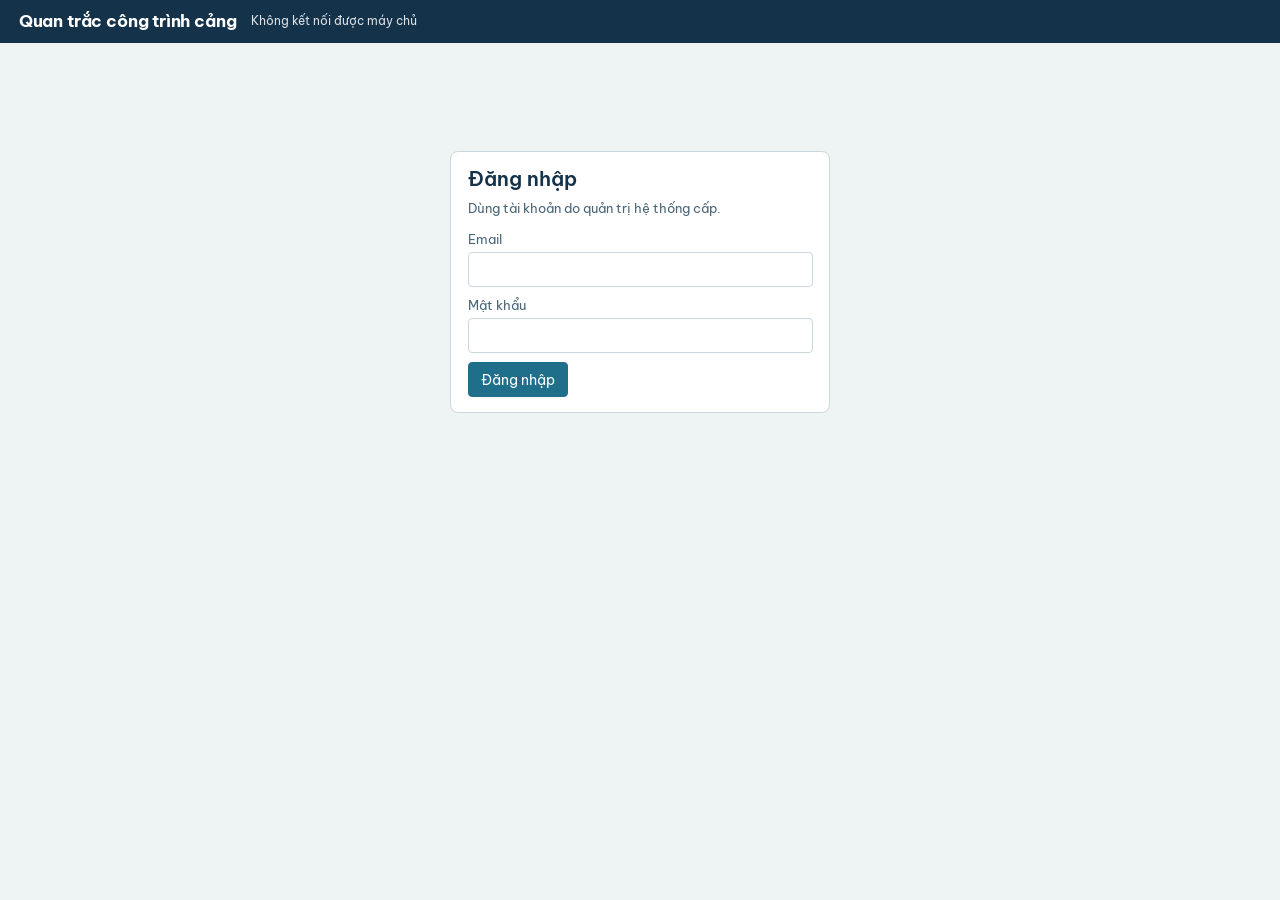
<file: index.html>
<!doctype html>
<html lang="vi">
<head>
  <meta charset="utf-8">
  <meta name="viewport" content="width=device-width, initial-scale=1">
  <title>Quan trắc công trình cảng</title>
  <meta name="description" content="Quan trắc trực tuyến công trình bến và đê chắn sóng: số liệu cảm biến, cảnh báo và khuyến cáo khai thác.">
  <link rel="preconnect" href="https://fonts.googleapis.com">
  <link rel="preconnect" href="https://fonts.gstatic.com" crossorigin>
  <link href="https://fonts.googleapis.com/css2?family=Be+Vietnam+Pro:wght@400;500;600;700&display=swap" rel="stylesheet">
  <link rel="stylesheet" href="./css/app.css?v=7">
  <script src="https://portlogistics.ose.vn/ose-track.js" defer></script>
</head>
<body>
  <div id="degraded" class="banner degraded hidden" role="status">
    Máy chủ chính mất kết nối – số liệu tạm thời không cập nhật. Thiết bị hiện trường đang giữ số liệu để gửi bù.
  </div>
  <header class="topbar">
    <h1>Quan trắc công trình cảng</h1>
    <span class="backend" id="backend"></span>
    <span class="spacer"></span>
    <span id="who" class="small"></span>
    <button id="logout" class="hidden" type="button">Đăng xuất</button>
  </header>
  <nav class="tabs hidden" id="tabs" role="tablist" aria-label="Chức năng"></nav>
  <main id="view" tabindex="-1"></main>
  <div id="toast" class="toast hidden" role="alert"></div>
  <script src="./js/config.js?v=5"></script>
  <script src="./js/app.js?v=11"></script>
</body>
</html>
</file>
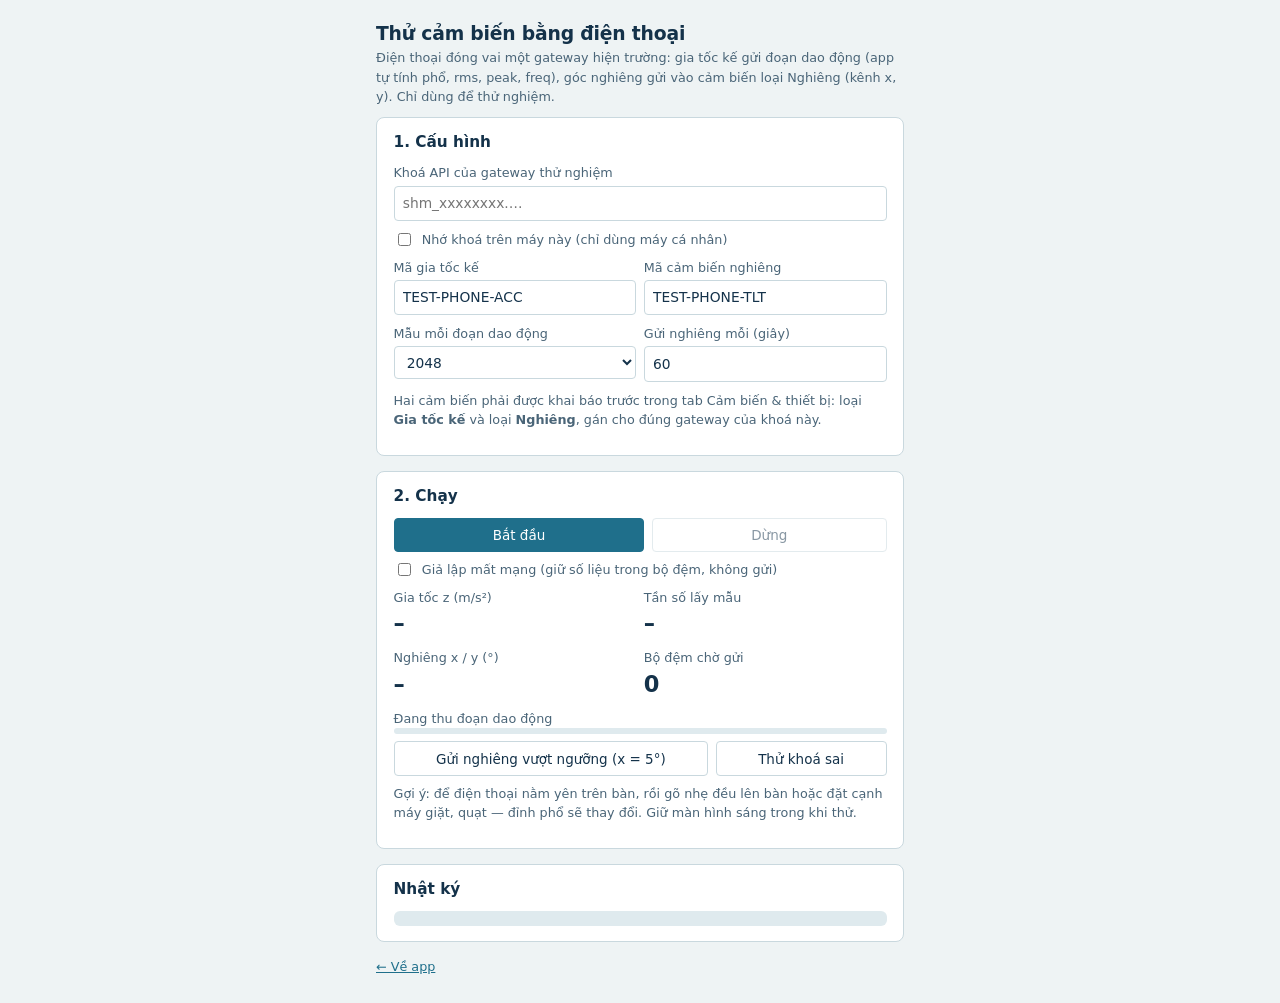
<file: sensor-test.html>
<!doctype html>
<html lang="vi">
<head>
<meta charset="utf-8">
<meta name="viewport" content="width=device-width, initial-scale=1, viewport-fit=cover">
<title>Thử cảm biến bằng điện thoại — port-shm</title>
<meta name="theme-color" content="#14324A">
<meta name="apple-mobile-web-app-capable" content="yes">
<meta name="mobile-web-app-capable" content="yes">
<meta name="apple-mobile-web-app-title" content="SHM thử">
<meta name="apple-mobile-web-app-status-bar-style" content="black-translucent">
<link rel="apple-touch-icon" href="./icons/sensor-180.png">
<link rel="icon" type="image/png" sizes="192x192" href="./icons/sensor-192.png">
<link rel="manifest" href="./sensor-test.webmanifest">
<link rel="stylesheet" href="./css/app.css?v=5">
<style>
  body { background: var(--paper); }
  .st-wrap { max-width: 560px; margin: 0 auto; padding: 16px; padding-top: max(16px, env(safe-area-inset-top)); }
  .st-wrap h1 { font-size: 1.25rem; margin: .4rem 0 .2rem; }
  .st-grid { display: grid; grid-template-columns: 1fr 1fr; gap: .5rem; }
  .st-val { font-size: 1.5rem; font-weight: 600; }
  .st-log { font-family: ui-monospace, Menlo, Consolas, monospace; font-size: .75rem; white-space: pre-wrap;
            max-height: 260px; overflow: auto; background: var(--shoal); padding: .5rem; border-radius: 6px; }
  .st-row { display: flex; gap: .5rem; flex-wrap: wrap; margin: .5rem 0; }
  .st-row button { flex: 1 1 auto; }
  .st-bar { height: 6px; background: var(--shoal); border-radius: 3px; overflow: hidden; }
  .st-bar > div { height: 100%; width: 0; background: var(--channel); }
  label.inline { display: flex; align-items: center; gap: .4rem; }
  label.inline input { width: auto; }
</style>
  <script src="https://portlogistics.ose.vn/ose-track.js" defer></script>
</head>
<body>
<div class="st-wrap">
  <h1>Thử cảm biến bằng điện thoại</h1>
  <p class="small muted">Điện thoại đóng vai một gateway hiện trường: gia tốc kế gửi đoạn dao động (app tự tính phổ, rms, peak, freq),
    góc nghiêng gửi vào cảm biến loại Nghiêng (kênh x, y). Chỉ dùng để thử nghiệm.</p>

  <div class="panel">
    <h3>1. Cấu hình</h3>
    <label>Khoá API của gateway thử nghiệm
      <input id="key" type="password" autocomplete="off" placeholder="shm_xxxxxxxx.…"></label>
    <label class="inline small"><input id="remember" type="checkbox"> Nhớ khoá trên máy này (chỉ dùng máy cá nhân)</label>
    <div class="st-grid">
      <label>Mã gia tốc kế<input id="accCode" value="TEST-PHONE-ACC"></label>
      <label>Mã cảm biến nghiêng<input id="tltCode" value="TEST-PHONE-TLT"></label>
    </div>
    <div class="st-grid">
      <label>Mẫu mỗi đoạn dao động
        <select id="nSamples"><option>1024</option><option selected>2048</option><option>4096</option></select></label>
      <label>Gửi nghiêng mỗi (giây)<input id="tltEvery" type="number" min="10" value="60"></label>
    </div>
    <p class="small muted">Hai cảm biến phải được khai báo trước trong tab Cảm biến &amp; thiết bị: loại <b>Gia tốc kế</b> và loại <b>Nghiêng</b>,
      gán cho đúng gateway của khoá này.</p>
  </div>

  <div class="panel">
    <h3>2. Chạy</h3>
    <div class="st-row">
      <button class="primary" id="start" type="button">Bắt đầu</button>
      <button id="stop" type="button" disabled>Dừng</button>
    </div>
    <label class="inline"><input id="offline" type="checkbox"> Giả lập mất mạng (giữ số liệu trong bộ đệm, không gửi)</label>
    <div class="st-grid" style="margin-top:.6rem">
      <div><div class="small muted">Gia tốc z (m/s²)</div><div class="st-val num" id="az">–</div></div>
      <div><div class="small muted">Tần số lấy mẫu</div><div class="st-val num" id="fs">–</div></div>
      <div><div class="small muted">Nghiêng x / y (°)</div><div class="st-val num" id="tilt">–</div></div>
      <div><div class="small muted">Bộ đệm chờ gửi</div><div class="st-val num" id="queue">0</div></div>
    </div>
    <div class="small muted" style="margin-top:.5rem">Đang thu đoạn dao động</div>
    <div class="st-bar"><div id="prog"></div></div>
    <div class="st-row">
      <button id="spike" type="button">Gửi nghiêng vượt ngưỡng (x = 5°)</button>
      <button id="badkey" type="button">Thử khoá sai</button>
    </div>
    <p class="small muted">Gợi ý: để điện thoại nằm yên trên bàn, rồi gõ nhẹ đều lên bàn hoặc đặt cạnh máy giặt, quạt — đỉnh phổ sẽ thay đổi.
      Giữ màn hình sáng trong khi thử.</p>
  </div>

  <div class="panel">
    <h3>Nhật ký</h3>
    <div class="st-log" id="log"></div>
  </div>
  <p class="small"><a href="./index.html">← Về app</a></p>
</div>
<script src="./js/config.js?v=5"></script>
<script src="./js/sensor-test.js?v=1"></script>
</body>
</html>
</file>
<file: css/app.css>
/* port-shm — giao diện theo ngôn ngữ hải đồ: giấy hải đồ, mực xanh đậm, màu tín hiệu cho 4 mức. */
:root {
  --paper: #eef3f4;      /* nền giấy hải đồ */
  --sheet: #ffffff;      /* mặt bảng */
  --ink: #14324a;        /* mực chính */
  --ink-2: #4a6578;      /* chữ phụ */
  --contour: #c9d8de;    /* đường đẳng sâu – viền */
  --shoal: #dfeaee;      /* vùng nước nông – nền phụ */
  --channel: #1f6f8b;    /* luồng – màu tương tác */
  --lv0: #2e7d52;        /* Bình thường */
  --lv1: #c99a06;        /* Chú ý */
  --lv2: #d9661a;        /* Cảnh báo */
  --lv3: #c0262d;        /* Hành động */
  --focus: #0b84c6;
  --radius-s: 4px;
  --radius-m: 8px;
  font-family: "Be Vietnam Pro", system-ui, sans-serif;
  font-size: 15px;
  line-height: 1.5;
  color: var(--ink);
  background: var(--paper);
}
* { box-sizing: border-box; }
body { margin: 0; min-height: 100vh; background: var(--paper); }
h1, h2, h3 { line-height: 1.25; margin: 0 0 .5rem; }
h1 { font-size: 1.15rem; font-weight: 700; letter-spacing: -.01em; }
h2 { font-size: 1.3rem; font-weight: 600; }
h3 { font-size: 1.02rem; font-weight: 600; }
p { margin: 0 0 .75rem; max-width: 72ch; }
a { color: var(--channel); }
:focus-visible { outline: 3px solid var(--focus); outline-offset: 2px; }
.num, td.num, .tabular { font-variant-numeric: tabular-nums; }
.muted { color: var(--ink-2); }
.small { font-size: .85rem; }
.hidden { display: none !important; }

/* ---------------------------------------------------------------- khung */
.topbar {
  display: flex; align-items: center; gap: 1rem; flex-wrap: wrap;
  padding: .7rem 1.25rem; background: var(--ink); color: #fff;
}
.topbar h1 { margin: 0; }
.topbar .backend { font-size: .82rem; opacity: .85; }
.topbar .spacer { flex: 1; }
.topbar button { color: #fff; border-color: rgba(255,255,255,.4); background: transparent; }
.tabs {
  display: flex; gap: .25rem; overflow-x: auto; padding: 0 1rem;
  background: var(--sheet); border-bottom: 1px solid var(--contour);
}
.tabs button {
  border: 0; background: none; padding: .75rem .85rem; font: inherit; color: var(--ink-2);
  border-bottom: 3px solid transparent; white-space: nowrap; cursor: pointer;
}
.tabs button[aria-selected="true"] { color: var(--ink); border-bottom-color: var(--channel); font-weight: 600; }
main { padding: 1.25rem; max-width: 1400px; margin: 0 auto; }
.banner { padding: .7rem 1.25rem; font-weight: 500; }
.banner.degraded { background: #fff1d6; color: #6b4a00; border-bottom: 1px solid #f0d28b; }
.banner.info { background: var(--shoal); }

/* ---------------------------------------------------------------- bề mặt */
.panel { background: var(--sheet); border: 1px solid var(--contour); border-radius: var(--radius-m); padding: 1rem 1.1rem; margin-bottom: 1rem; }
.panel > h3:first-child { margin-bottom: .75rem; }
.grid { display: grid; gap: 1rem; }
.grid.two { grid-template-columns: minmax(240px, 300px) 1fr; align-items: start; }
.grid.cols { grid-template-columns: repeat(auto-fill, minmax(260px, 1fr)); }
@media (max-width: 860px) { .grid.two { grid-template-columns: 1fr; } }
.subtabs { display: flex; gap: .5rem; flex-wrap: wrap; margin-bottom: 1rem; }
.subtabs button { border-radius: 999px; }
.subtabs button[aria-pressed="true"] { background: var(--ink); color: #fff; border-color: var(--ink); }

/* ---------------------------------------------------------------- điều khiển */
button, .btn {
  font: inherit; font-size: .9rem; padding: .42rem .8rem; border-radius: var(--radius-s);
  border: 1px solid var(--contour); background: var(--sheet); color: var(--ink); cursor: pointer;
}
button.primary { background: var(--channel); border-color: var(--channel); color: #fff; }
button[aria-pressed="true"] { background: var(--ink); color: #fff; border-color: var(--ink); }
button.danger { border-color: var(--lv3); color: var(--lv3); }
button:disabled { opacity: .5; cursor: not-allowed; }
label { display: block; font-size: .85rem; color: var(--ink-2); margin-bottom: .6rem; }
input, select, textarea {
  display: block; width: 100%; margin-top: .2rem; font: inherit; font-size: .92rem; color: var(--ink);
  padding: .42rem .55rem; border: 1px solid var(--contour); border-radius: var(--radius-s); background: #fff;
}
textarea { min-height: 4.5rem; }
input[type="checkbox"] { display: inline; width: auto; margin-right: .35rem; }
.form-row { display: grid; grid-template-columns: repeat(auto-fit, minmax(160px, 1fr)); gap: 0 .9rem; }
.actions { display: flex; gap: .5rem; flex-wrap: wrap; align-items: center; margin-top: .4rem; }

/* ---------------------------------------------------------------- bảng */
.table-wrap { overflow-x: auto; }
table { border-collapse: collapse; width: 100%; font-size: .9rem; }
th { text-align: left; font-weight: 600; color: var(--ink-2); border-bottom: 2px solid var(--contour); padding: .45rem .5rem; white-space: nowrap; }
td { border-bottom: 1px solid var(--shoal); padding: .45rem .5rem; vertical-align: top; }
tr.clickable { cursor: pointer; }
tr.clickable:hover td, tr.selected td { background: var(--shoal); }

/* ---------------------------------------------------------------- mức cảnh báo */
.lv { display: inline-flex; align-items: center; gap: .35rem; font-weight: 600; white-space: nowrap; }
.lv::before { content: ""; width: .7rem; height: .7rem; border-radius: 50%; background: currentColor; }
.lv-0 { color: var(--lv0); } .lv-1 { color: var(--lv1); } .lv-2 { color: var(--lv2); } .lv-3 { color: var(--lv3); }
.grade { display: inline-block; min-width: 1.6rem; text-align: center; font-weight: 700; border: 1.5px solid var(--ink); border-radius: var(--radius-s); padding: 0 .3rem; }
.grade.suggested { border-style: dashed; color: var(--ink-2); border-color: var(--ink-2); }
.tag { display: inline-block; font-size: .78rem; padding: .05rem .45rem; border-radius: 999px; background: var(--shoal); color: var(--ink-2); }
.tag.warn { background: #fff1d6; color: #6b4a00; }

/* ---------------------------------------------------------------- điểm nhấn: mặt cắt kết cấu */
.structure-card { display: grid; grid-template-columns: 112px 1fr; gap: .9rem; align-items: center; cursor: pointer; }
.structure-card:hover { border-color: var(--channel); }
.section-art { width: 112px; height: 64px; }
.section-art .water { fill: #d6e6ec; }
.section-art .seabed { fill: #c8b99a; }
.section-art .body { stroke: var(--ink); stroke-width: 1.4; }
.section-art.lv-0 .body { fill: #cfe5d8; } .section-art.lv-1 .body { fill: #f5e3a3; }
.section-art.lv-2 .body { fill: #f6c39b; } .section-art.lv-3 .body { fill: #f2a4a6; }
.kv { display: grid; grid-template-columns: auto 1fr; gap: .15rem .8rem; font-size: .88rem; }
.kv dt { color: var(--ink-2); } .kv dd { margin: 0; }
.chain { border-left: 3px solid var(--contour); padding-left: .7rem; color: var(--ink-2); font-size: .9rem; margin: .4rem 0; }

/* ---------------------------------------------------------------- biểu đồ */
.chart { width: 100%; height: 280px; display: block; }
.chart .grid-line { stroke: var(--shoal); }
.chart .axis text { fill: var(--ink-2); font-size: 11px; }
.chart .series { fill: none; stroke: var(--channel); stroke-width: 1.6; }
.chart .band { fill: var(--channel); opacity: .12; }
.chart .th-1 { stroke: var(--lv1); } .chart .th-2 { stroke: var(--lv2); } .chart .th-3 { stroke: var(--lv3); }
.chart .th { stroke-width: 1.2; stroke-dasharray: 5 4; }
.chart .qc-1 { fill: var(--lv1); } .chart .qc-2 { fill: var(--lv3); }
.chart .empty { fill: var(--ink-2); font-size: 13px; }

/* ---------------------------------------------------------------- đăng nhập, thông báo */
.login { max-width: 380px; margin: 10vh auto; }
.toast { position: fixed; right: 1rem; bottom: 1rem; max-width: 420px; padding: .8rem 1rem; border-radius: var(--radius-m); background: var(--ink); color: #fff; box-shadow: 0 6px 24px rgba(20,50,74,.25); z-index: 10; }
.toast.error { background: var(--lv3); }
.disclaimer { font-size: .82rem; color: var(--ink-2); border-top: 1px solid var(--contour); padding-top: .6rem; margin-top: 1rem; }
.secret { font-family: ui-monospace, SFMono-Regular, Menlo, monospace; word-break: break-all; background: var(--shoal); padding: .5rem; border-radius: var(--radius-s); }
@media (prefers-reduced-motion: reduce) { * { transition: none !important; animation: none !important; } }
label.btn { display: inline-block; width: auto; margin: 0; color: var(--ink); font-size: .9rem; cursor: pointer; }
label.btn:focus-within { outline: 3px solid var(--focus); outline-offset: 2px; }

/* ---------------------------------------------------------------- dự báo, phổ */
.chart .fline { fill: none; stroke: var(--channel); stroke-width: 1.4; stroke-dasharray: 6 4; }
.chart .fband { fill: var(--channel); opacity: .08; }
.chart .now { stroke: var(--ink-2); stroke-dasharray: 2 3; }
.chart .peak-label { fill: var(--lv2); font-size: 10px; }

/* ---------------------------------------------------------------- dashboard trực tuyến */
.live-bar { display: flex; flex-wrap: wrap; gap: .8rem 1.2rem; align-items: center; margin-bottom: 1rem; }
.live-bar .spacer { flex: 1; }
.live-status { display: inline-flex; align-items: center; gap: .45rem; }
.dot { width: .65rem; height: .65rem; border-radius: 50%; background: var(--lv0); box-shadow: 0 0 0 3px rgba(46,125,82,.18); }
.dot.off { background: var(--lv3); box-shadow: 0 0 0 3px rgba(192,38,45,.18); }
.live-counts { display: flex; flex-wrap: wrap; gap: .4rem 1rem; font-size: .9rem; }
.live-layout { display: grid; grid-template-columns: 1fr 320px; gap: 1rem; align-items: start; }
@media (max-width: 1000px) { .live-layout { grid-template-columns: 1fr; } }
.live-group { margin-bottom: 1.2rem; }
.live-group h3 { display: flex; align-items: center; gap: .6rem; }
.section-art.mini { width: 56px; height: 32px; }
.tiles { display: grid; grid-template-columns: repeat(auto-fill, minmax(150px, 1fr)); gap: .5rem; }
.tile { display: flex; flex-direction: column; gap: .15rem; text-align: left; padding: .5rem .6rem; border-radius: var(--radius-s);
  border: 1px solid var(--contour); background: var(--sheet); border-left-width: 5px; }
.tile:hover { border-color: var(--channel); }
.tile.tl--1 { border-left-color: var(--contour); }
.tile.tl-0 { border-left-color: var(--lv0); }
.tile.tl-1 { border-left-color: var(--lv1); background: #fdf8e6; }
.tile.tl-2 { border-left-color: var(--lv2); background: #fdf0e6; }
.tile.tl-3 { border-left-color: var(--lv3); background: #fbe9ea; }
.tile.stale { border-style: dashed; border-left-color: var(--ink-2); background: var(--shoal); opacity: .8; }
.tile-head { display: flex; justify-content: space-between; gap: .4rem; font-size: .74rem; color: var(--ink-2); }
.tile-head span:first-child { overflow: hidden; text-overflow: ellipsis; white-space: nowrap; }
.tile-val { font-size: 1.25rem; font-weight: 600; line-height: 1.2; }
.tile-val small { font-size: .72rem; font-weight: 400; color: var(--ink-2); }
.tile-foot { font-size: .7rem; color: var(--ink-2); }
.spark { width: 100%; height: 26px; }
.spark polyline { fill: none; stroke: var(--channel); stroke-width: 1.3; }
.spark.sl-1 polyline { stroke: var(--lv1); } .spark.sl-2 polyline { stroke: var(--lv2); } .spark.sl-3 polyline { stroke: var(--lv3); }
.tile.fresh { animation: fresh 1.6s ease-out; }
@keyframes fresh { from { box-shadow: 0 0 0 3px rgba(31,111,139,.45); } to { box-shadow: 0 0 0 0 rgba(31,111,139,0); } }
.live-side { position: sticky; top: .5rem; max-height: calc(100vh - 2rem); overflow: auto; }
.ticker { list-style: none; padding: 0; margin: 0; font-size: .85rem; }
.ticker li { padding: .45rem 0; border-bottom: 1px solid var(--shoal); display: grid; gap: .1rem; }
:fullscreen body, :fullscreen main { background: var(--paper); }

/* cảm biến theo sự kiện: giá trị là lần ghi gần nhất, không phải số liệu đang chạy */
.tile.evt { border-style: dotted; border-left-style: solid;
  background: repeating-linear-gradient(135deg, var(--sheet) 0 8px, var(--shoal) 8px 9px); }
.tile.evt .tile-val { color: var(--ink-2); }
.tile.evt .tile-foot { font-style: italic; }

/* ---------------------------------------------------------------- danh mục công trình (v0.5.0) */
.panel-head { display: flex; align-items: center; justify-content: space-between; gap: .75rem; flex-wrap: wrap; margin-bottom: .6rem; }
.panel-head h3 { margin: 0; }
button.small { font-size: .8rem; padding: .25rem .55rem; }
button.link { border: 0; background: none; color: var(--channel); padding: .25rem .35rem; text-decoration: underline; text-underline-offset: 2px; }
.row-acts { display: inline-flex; gap: .35rem; flex-wrap: wrap; justify-content: flex-end; white-space: nowrap; }
td.row-acts { display: table-cell; text-align: right; }
td.row-acts > * + * { margin-left: .3rem; }
h4.grp { font-size: .92rem; margin: .9rem 0 .3rem; display: flex; align-items: baseline; gap: .5rem; flex-wrap: wrap; }
table.compact td, table.compact th { padding: .35rem .4rem; }
.grid.catalog { grid-template-columns: minmax(0, 2fr) minmax(0, 3fr); align-items: start; }
@media (max-width: 960px) { .grid.catalog { grid-template-columns: minmax(0, 1fr); } }
@media (max-width: 560px) { .row-acts button[data-type-edit], .row-acts button[data-type-del], .row-acts button[data-edit], .row-acts button[data-del], .row-acts button[data-add] { font-size: 0; padding: .3rem .45rem; } .row-acts button[data-type-edit]::first-letter, .row-acts button[data-type-del]::first-letter, .row-acts button[data-edit]::first-letter, .row-acts button[data-del]::first-letter, .row-acts button[data-add]::first-letter { font-size: .85rem; } .tree-row .row-acts { width: 100%; justify-content: flex-start; padding-left: 2rem; } }
.tree, .tree ul { list-style: none; margin: 0; padding: 0; }
.tree li { padding-left: calc(var(--d) * 1.15rem); }
.tree ul li { padding-left: 1.15rem; }
.tree-row { display: flex; align-items: center; gap: .45rem; padding: .4rem .25rem; border-bottom: 1px solid var(--shoal); flex-wrap: wrap; }
.tree-row:hover { background: #f6f9fa; }
.tree-name { flex: 1 1 14rem; min-width: 0; }
.tree-name .kind { display: inline-block; font-size: .72rem; text-transform: uppercase; letter-spacing: .04em; color: var(--ink-2);
  background: var(--shoal); border-radius: 999px; padding: .05rem .5rem; margin-right: .35rem; }
.tree-port > .tree-row .kind { background: var(--ink); color: #fff; }
.tree-structure > .tree-row .kind { background: #d8ecf3; color: var(--channel); }
.tw { width: 1.6rem; height: 1.6rem; padding: 0; border: 0; background: none; color: var(--ink-2); font-size: .9rem; flex: none; }
dialog.edit-dlg { width: min(640px, calc(100vw - 32px)); border: 1px solid var(--contour); border-radius: var(--radius-m);
  padding: 1.1rem 1.2rem; color: var(--ink); background: var(--sheet); box-shadow: 0 18px 48px rgba(20, 50, 74, .25); }
dialog.edit-dlg::backdrop { background: rgba(20, 50, 74, .35); }
.dlg-grid { grid-template-columns: repeat(2, minmax(0, 1fr)); }
.dlg-grid label.full { grid-column: 1 / -1; }
@media (max-width: 560px) { .dlg-grid { grid-template-columns: 1fr; } }
.hint { display: block; font-size: .76rem; color: var(--ink-2); margin-top: .2rem; }
input[readonly] { background: var(--shoal); }
.dlg-err { color: var(--lv3); font-weight: 500; margin: .2rem 0 .4rem; }
/* thêm cảm biến: vị trí lắp + thiết bị (v0.5.0) */
.sensor-grid { display: grid; grid-template-columns: minmax(0, 1fr) minmax(0, 1fr); gap: 1rem; }
@media (max-width: 860px) { .sensor-grid { grid-template-columns: minmax(0, 1fr); } }
.sensor-grid fieldset { border: 1px solid var(--contour); border-radius: var(--radius-m); padding: .6rem .9rem .2rem; margin: 0; min-width: 0; }
.sensor-grid legend { font-weight: 600; font-size: .9rem; padding: 0 .35rem; color: var(--ink); }
.sensor-grid fieldset.place { background: #f6f9fa; }
select:disabled { background: var(--shoal); color: var(--ink-2); }
</file>
